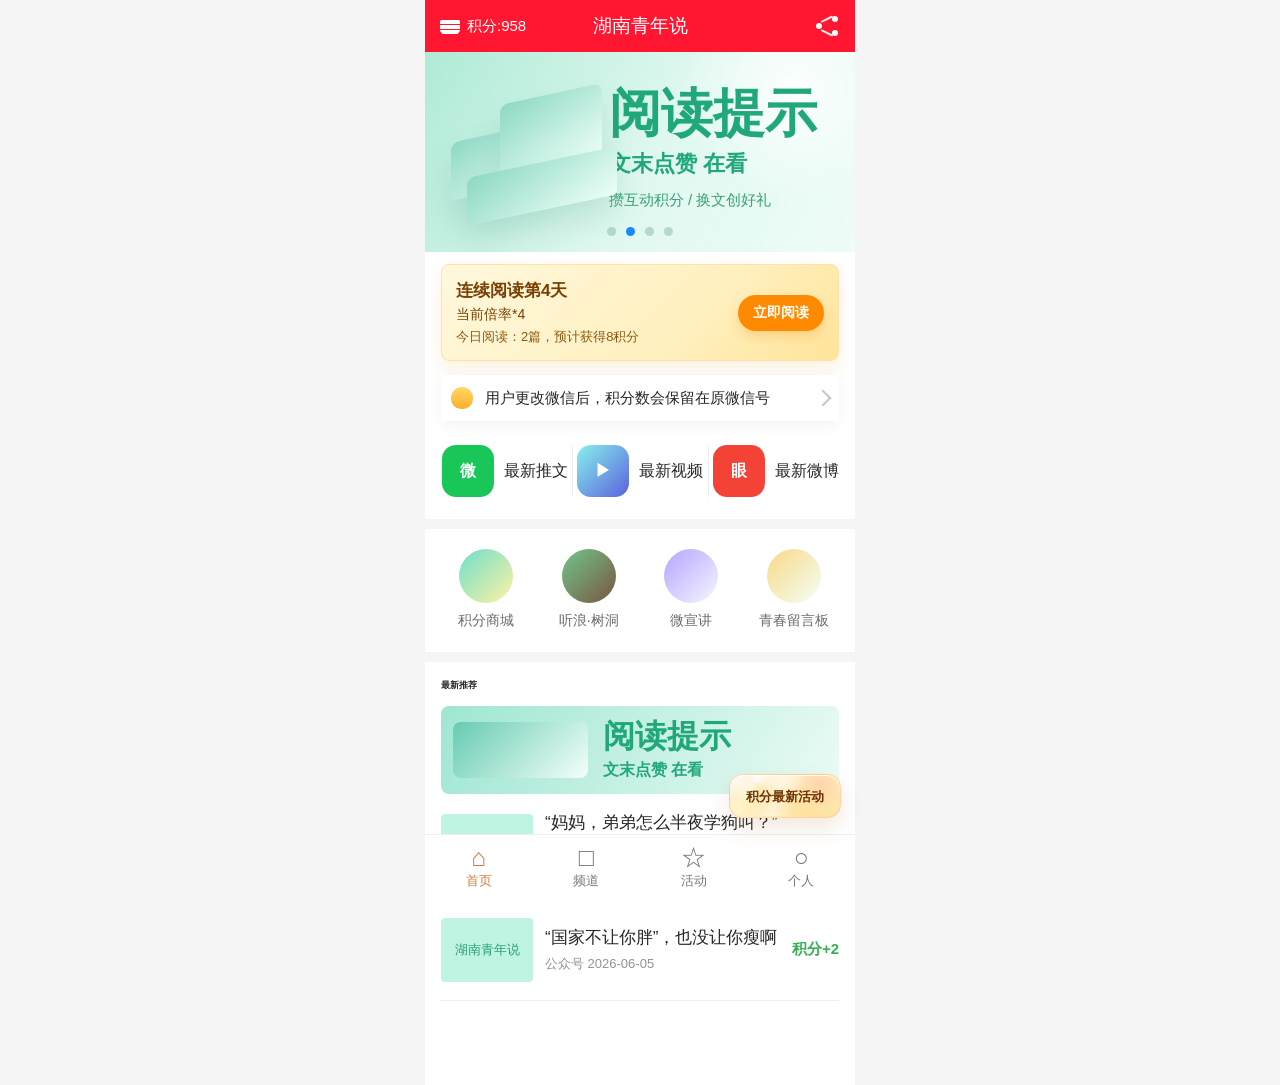
<file: index.html>
<!doctype html>
<html lang="zh-CN">
  <head>
    <meta charset="utf-8" />
    <meta name="viewport" content="width=device-width, initial-scale=1" />
    <title>湖南青年说</title>
    <link rel="stylesheet" href="./styles.css" />
  </head>
  <body>
    <main class="phone-page">
      <header class="topbar">
        <a class="points" href="./points-ledger.html" aria-label="查看我的积分流水">
          <span class="coin-stack" aria-hidden="true"></span>
          <span>积分:958</span>
        </a>
        <h1>湖南青年说</h1>
        <button class="page-share" type="button" aria-label="分享湖南青年说" aria-controls="share-modal">
          <span></span>
          <span></span>
          <span></span>
        </button>
      </header>

      <section class="hero" aria-label="首页轮播图">
        <div class="hero-art">
          <div class="book book-one"></div>
          <div class="book book-two"></div>
          <div class="book book-three"></div>
        </div>
        <div class="hero-copy">
          <strong>阅读提示</strong>
          <span>文末点赞 在看</span>
          <small>攒互动积分 / 换文创好礼</small>
        </div>
        <div class="dots" aria-hidden="true">
          <span></span>
          <span class="active"></span>
          <span></span>
          <span></span>
        </div>
      </section>

      <section class="checkin-card" aria-label="阅读签到">
        <div class="checkin-main">
          <strong>连续阅读第4天</strong>
          <span>当前倍率*4</span>
          <small>今日阅读：2篇，预计获得8积分</small>
        </div>
        <a class="read-button" href="#recommend">立即阅读</a>
      </section>

      <section class="notice">
        <span class="bell" aria-hidden="true"></span>
        <p>用户更改微信后，积分数会保留在原微信号</p>
        <span class="chevron" aria-hidden="true"></span>
      </section>

      <nav class="quick-links" aria-label="快捷入口">
        <a href="#">
          <span class="quick-icon wechat">微</span>
          <span>最新推文</span>
        </a>
        <a href="#">
          <span class="quick-icon video">▶</span>
          <span>最新视频</span>
        </a>
        <a href="#">
          <span class="quick-icon weibo">眼</span>
          <span>最新微博</span>
        </a>
      </nav>

      <section class="feature-grid" aria-label="频道入口">
        <a href="#">
          <span class="round-img img-one"></span>
          <span>积分商城</span>
        </a>
        <a href="./tinglang-treehole.html">
          <span class="round-img img-two"></span>
          <span>听浪·树洞</span>
        </a>
        <a href="#">
          <span class="round-img img-three"></span>
          <span>微宣讲</span>
        </a>
        <a href="./message-board.html">
          <span class="round-img img-four"></span>
          <span>青春留言板</span>
        </a>
      </section>

      <section class="recommend" id="recommend">
        <h2>最新推荐</h2>
        <div class="banner">
          <div class="banner-art"></div>
          <div>
            <strong>阅读提示</strong>
            <span>文末点赞 在看</span>
          </div>
        </div>

        <article class="story">
          <div class="thumb">湖南青年说</div>
          <div class="story-body">
            <h3>“妈妈，弟弟怎么半夜学狗叫？”7岁姐姐一句话，救了弟弟一命</h3>
            <p>公众号 2026-06-05</p>
          </div>
          <strong>积分+2</strong>
        </article>

        <article class="story">
          <div class="thumb">湖南青年说</div>
          <div class="story-body">
            <h3>“国家不让你胖”，也没让你瘦啊</h3>
            <p>公众号 2026-06-05</p>
          </div>
          <strong>积分+2</strong>
        </article>
      </section>
    </main>

    <nav class="tabbar" aria-label="底部导航">
      <a class="active" href="#"><span>⌂</span>首页</a>
      <a href="#"><span>□</span>频道</a>
      <a href="#"><span>☆</span>活动</a>
      <a href="#"><span>○</span>个人</a>
    </nav>

    <a class="floating-activity floating-activity--points" href="./points-activity.html" aria-label="积分最新活动">
      <span class="floating-copy">积分最新活动</span>
    </a>

    <div class="share-modal" id="share-modal" aria-hidden="true">
      <div class="modal-backdrop" data-close-share></div>
      <section class="share-dialog" role="dialog" aria-modal="true" aria-labelledby="share-title">
        <div class="particle-field" aria-hidden="true">
          <span></span>
          <span></span>
          <span></span>
          <span></span>
          <span></span>
          <span></span>
          <span></span>
          <span></span>
        </div>
        <button class="modal-close" type="button" aria-label="关闭分享弹窗" data-close-share>×</button>
        <div class="system-mark" aria-hidden="true">
          <span></span>
          <span></span>
          <span></span>
        </div>
        <p class="modal-kicker">湖南青年说</p>
        <h2 id="share-title">分享有礼</h2>
        <p class="modal-message">当日第一次分享并有1位以上好友阅读，即可获得5积分</p>
        <a class="modal-action" href="./share-landing.html">立即分享</a>
      </section>
    </div>

    <script src="./script.js"></script>
  </body>
</html>
</file>
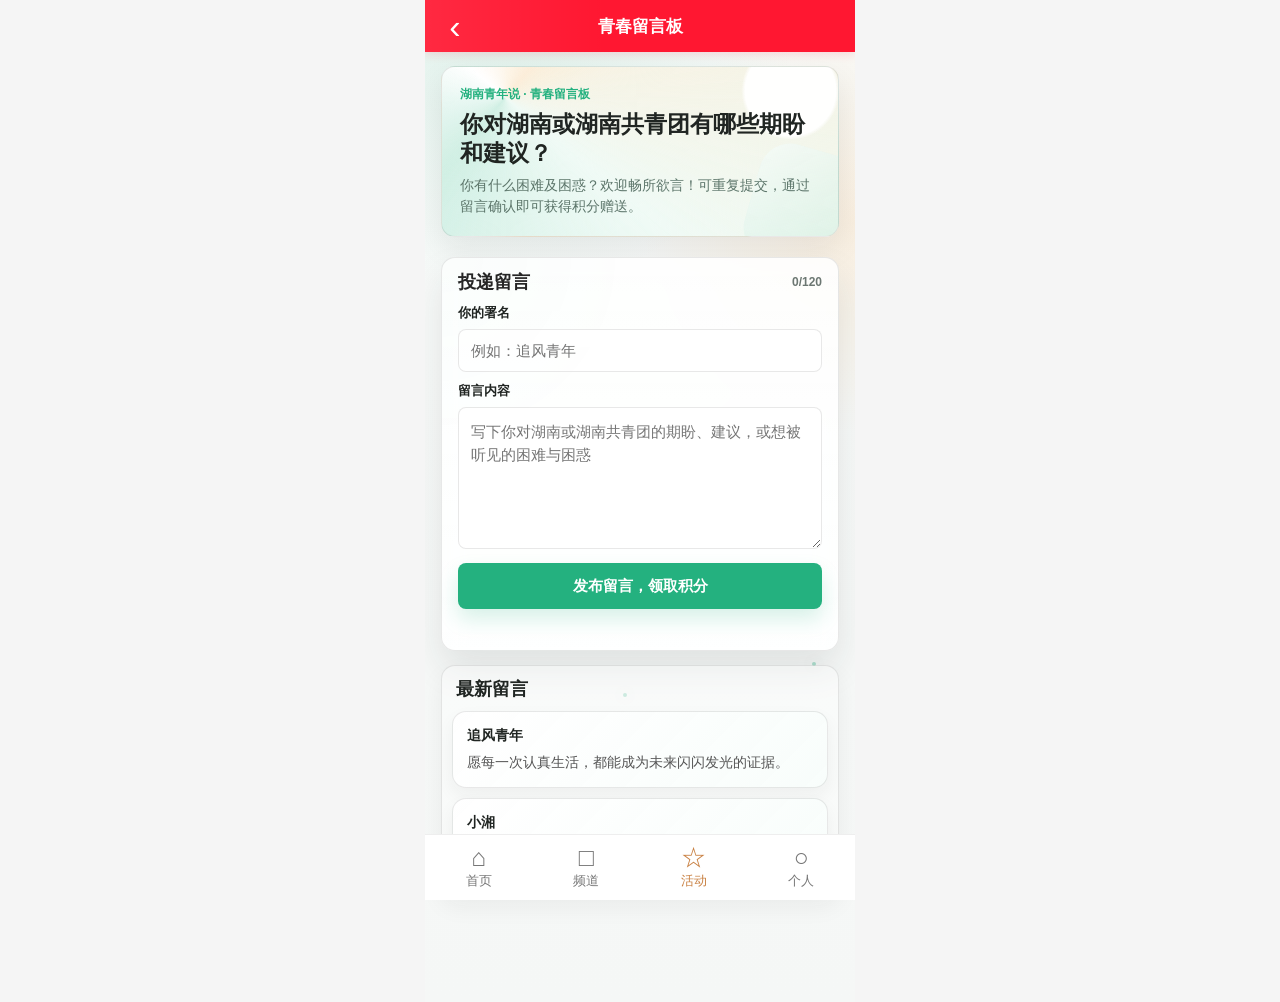
<file: message-board.html>
<!doctype html>
<html lang="zh-CN">
  <head>
    <meta charset="utf-8" />
    <meta name="viewport" content="width=device-width, initial-scale=1" />
    <title>青春留言板</title>
    <link rel="stylesheet" href="./styles.css" />
  </head>
  <body>
    <main class="phone-page board-page">
      <div class="board-particles" aria-hidden="true">
        <span></span>
        <span></span>
        <span></span>
        <span></span>
        <span></span>
        <span></span>
      </div>

      <header class="board-topbar">
        <a class="back-link" href="./index.html" aria-label="返回首页">‹</a>
        <h1>青春留言板</h1>
        <span></span>
      </header>

      <section class="board-bento" aria-label="青春留言板说明">
        <div class="board-hero">
          <p>湖南青年说 · 青春留言板</p>
          <h2>你对湖南或湖南共青团有哪些期盼和建议？</h2>
          <span>你有什么困难及困惑？欢迎畅所欲言！可重复提交，通过留言确认即可获得积分赠送。</span>
        </div>

      </section>

      <form class="message-form" id="message-form">
        <div class="form-heading">
          <strong>投递留言</strong>
          <span id="message-count">0/120</span>
        </div>

        <label for="message-name">你的署名</label>
        <input id="message-name" name="name" type="text" placeholder="例如：追风青年" required />

        <label for="message-content">留言内容</label>
        <textarea
          id="message-content"
          name="content"
          rows="5"
          maxlength="120"
          placeholder="写下你对湖南或湖南共青团的期盼、建议，或想被听见的困难与困惑"
          required
        ></textarea>

        <button class="submit-message" type="submit">发布留言，领取积分</button>
        <p class="message-feedback" id="message-feedback" aria-live="polite"></p>
      </form>

      <section class="message-board-group" aria-label="最新留言">
        <div class="message-section-title">
          <h2>最新留言</h2>
        </div>

        <div class="message-list" aria-label="留言列表">
          <article>
            <strong>追风青年</strong>
            <p>愿每一次认真生活，都能成为未来闪闪发光的证据。</p>
          </article>
          <article>
            <strong>小湘</strong>
            <p>今天也要读一篇好文章，把热爱攒成积分和勇气。</p>
          </article>
        </div>
      </section>
    </main>

    <nav class="tabbar" aria-label="底部导航">
      <a href="./index.html"><span>⌂</span>首页</a>
      <a href="#"><span>□</span>频道</a>
      <a class="active" href="#"><span>☆</span>活动</a>
      <a href="#"><span>○</span>个人</a>
    </nav>

    <script src="./script.js"></script>
  </body>
</html>
</file>
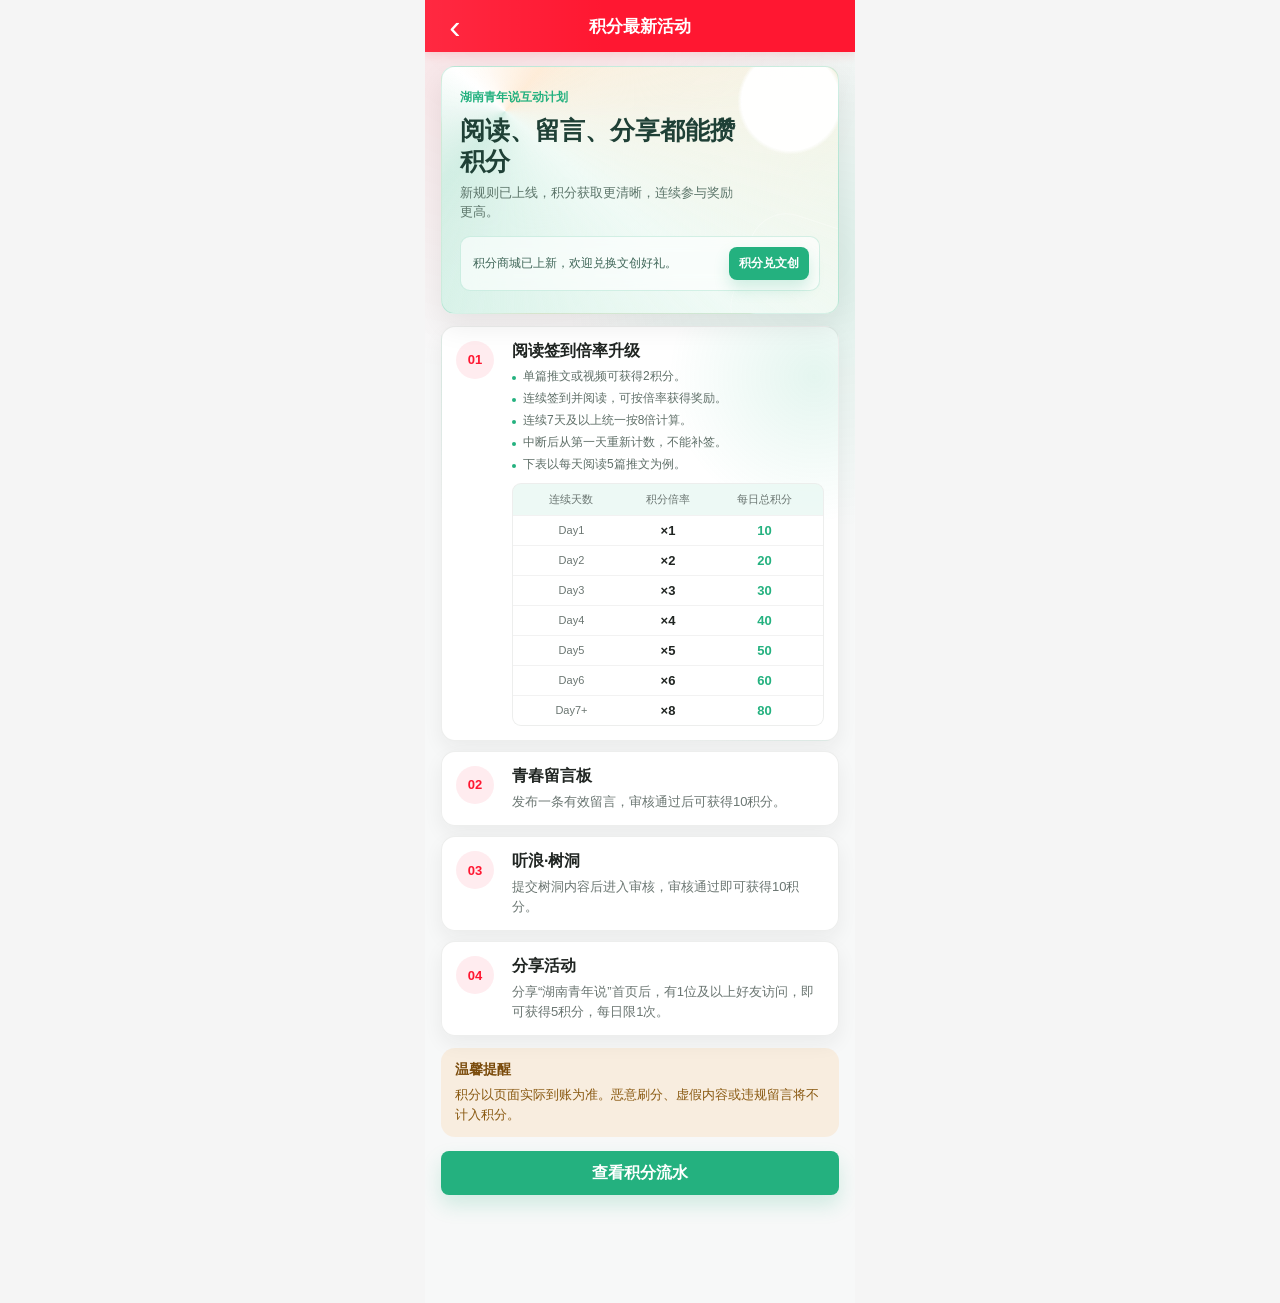
<file: points-activity.html>
<!doctype html>
<html lang="zh-CN">
  <head>
    <meta charset="utf-8" />
    <meta name="viewport" content="width=device-width, initial-scale=1" />
    <title>积分最新活动</title>
    <link rel="stylesheet" href="./styles.css" />
  </head>
  <body>
    <main class="phone-page points-activity-page">
      <header class="board-topbar">
        <a class="back-link" href="./index.html" aria-label="返回首页">‹</a>
        <h1>积分最新活动</h1>
        <span></span>
      </header>

      <section class="activity-hero">
        <p>湖南青年说互动计划</p>
        <h2>阅读、留言、分享都能攒积分</h2>
        <span>新规则已上线，积分获取更清晰，连续参与奖励更高。</span>
        <div class="activity-mall-guide">
          <small>积分商城已上新，欢迎兑换文创好礼。</small>
          <a href="./index.html">积分兑文创</a>
        </div>
      </section>

      <section class="activity-rules" aria-label="积分规则">
        <article class="rule-card rule-featured">
          <div class="rule-index">01</div>
          <div>
            <h3>阅读签到倍率升级</h3>
            <ul class="rule-notes">
              <li>单篇推文或视频可获得2积分。</li>
              <li>连续签到并阅读，可按倍率获得奖励。</li>
              <li>连续7天及以上统一按8倍计算。</li>
              <li>中断后从第一天重新计数，不能补签。</li>
              <li>下表以每天阅读5篇推文为例。</li>
            </ul>
            <div class="multiplier-table multiplier-table-detail" aria-label="连续阅读签到积分示例">
              <div class="table-head"><span>连续天数</span><span>积分倍率</span><span>每日总积分</span></div>
              <div><span>Day1</span><strong>×1</strong><b>10</b></div>
              <div><span>Day2</span><strong>×2</strong><b>20</b></div>
              <div><span>Day3</span><strong>×3</strong><b>30</b></div>
              <div><span>Day4</span><strong>×4</strong><b>40</b></div>
              <div><span>Day5</span><strong>×5</strong><b>50</b></div>
              <div><span>Day6</span><strong>×6</strong><b>60</b></div>
              <div><span>Day7+</span><strong>×8</strong><b>80</b></div>
            </div>
          </div>
        </article>

        <article class="rule-card">
          <div class="rule-index">02</div>
          <div>
            <h3>青春留言板</h3>
            <p>发布一条有效留言，审核通过后可获得10积分。</p>
          </div>
        </article>

        <article class="rule-card">
          <div class="rule-index">03</div>
          <div>
            <h3>听浪·树洞</h3>
            <p>提交树洞内容后进入审核，审核通过即可获得10积分。</p>
          </div>
        </article>

        <article class="rule-card">
          <div class="rule-index">04</div>
          <div>
            <h3>分享活动</h3>
            <p>分享“湖南青年说”首页后，有1位及以上好友访问，即可获得5积分，每日限1次。</p>
          </div>
        </article>
      </section>

      <section class="activity-note">
        <strong>温馨提醒</strong>
        <p>积分以页面实际到账为准。恶意刷分、虚假内容或违规留言将不计入积分。</p>
      </section>

      <a class="activity-cta" href="./points-ledger.html">查看积分流水</a>
    </main>
  </body>
</html>
</file>
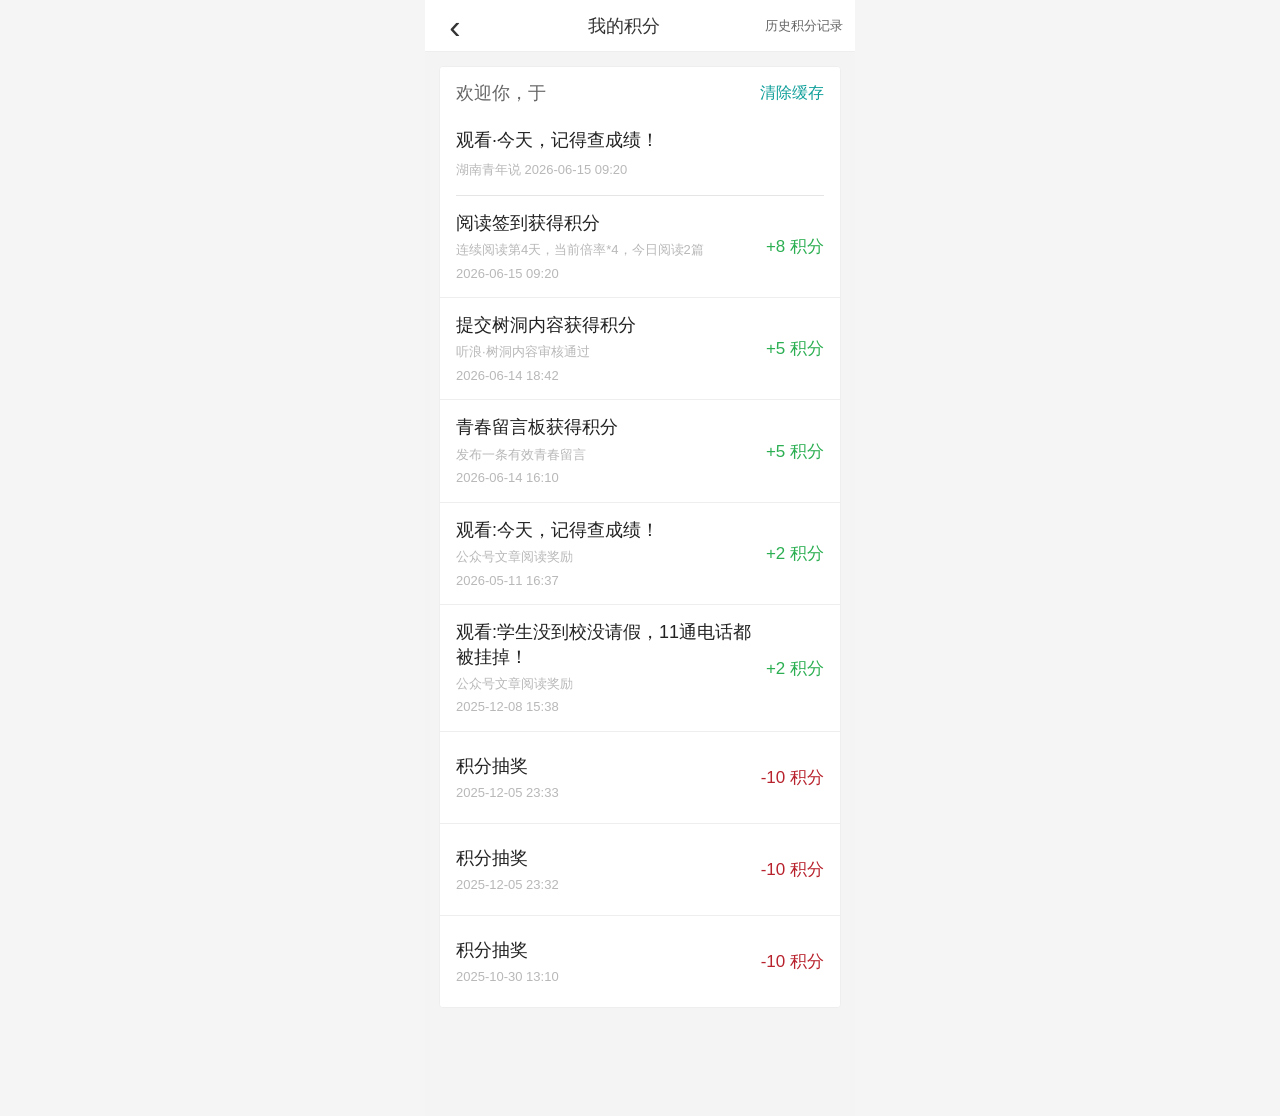
<file: points-ledger.html>
<!doctype html>
<html lang="zh-CN">
  <head>
    <meta charset="utf-8" />
    <meta name="viewport" content="width=device-width, initial-scale=1" />
    <title>我的积分</title>
    <link rel="stylesheet" href="./styles.css" />
  </head>
  <body>
    <main class="phone-page points-page">
      <header class="points-appbar">
        <a class="back-link dark" href="./index.html" aria-label="返回首页">‹</a>
        <h1>我的积分</h1>
        <span>历史积分记录</span>
      </header>

      <section class="points-ledger-card" aria-label="积分流水">
        <div class="points-summary">
          <div>
            <p>欢迎你，于</p>
            <strong>观看·今天，记得查成绩！</strong>
            <time>湖南青年说 2026-06-15 09:20</time>
          </div>
          <button type="button">清除缓存</button>
        </div>
        <div class="points-divider" aria-hidden="true"></div>

        <div class="ledger-list">
          <article>
            <div>
              <h2>阅读签到获得积分</h2>
              <p>连续阅读第4天，当前倍率*4，今日阅读2篇</p>
              <time>2026-06-15 09:20</time>
            </div>
            <strong class="score-plus">+8 积分</strong>
          </article>

          <article>
            <div>
              <h2>提交树洞内容获得积分</h2>
              <p>听浪·树洞内容审核通过</p>
              <time>2026-06-14 18:42</time>
            </div>
            <strong class="score-plus">+5 积分</strong>
          </article>

          <article>
            <div>
              <h2>青春留言板获得积分</h2>
              <p>发布一条有效青春留言</p>
              <time>2026-06-14 16:10</time>
            </div>
            <strong class="score-plus">+5 积分</strong>
          </article>

          <article>
            <div>
              <h2>观看:今天，记得查成绩！</h2>
              <p>公众号文章阅读奖励</p>
              <time>2026-05-11 16:37</time>
            </div>
            <strong class="score-plus">+2 积分</strong>
          </article>

          <article>
            <div>
              <h2>观看:学生没到校没请假，11通电话都被挂掉！</h2>
              <p>公众号文章阅读奖励</p>
              <time>2025-12-08 15:38</time>
            </div>
            <strong class="score-plus">+2 积分</strong>
          </article>

          <article>
            <div>
              <h2>积分抽奖</h2>
              <time>2025-12-05 23:33</time>
            </div>
            <strong class="score-minus">-10 积分</strong>
          </article>

          <article>
            <div>
              <h2>积分抽奖</h2>
              <time>2025-12-05 23:32</time>
            </div>
            <strong class="score-minus">-10 积分</strong>
          </article>

          <article>
            <div>
              <h2>积分抽奖</h2>
              <time>2025-10-30 13:10</time>
            </div>
            <strong class="score-minus">-10 积分</strong>
          </article>
        </div>
      </section>
    </main>
  </body>
</html>
</file>
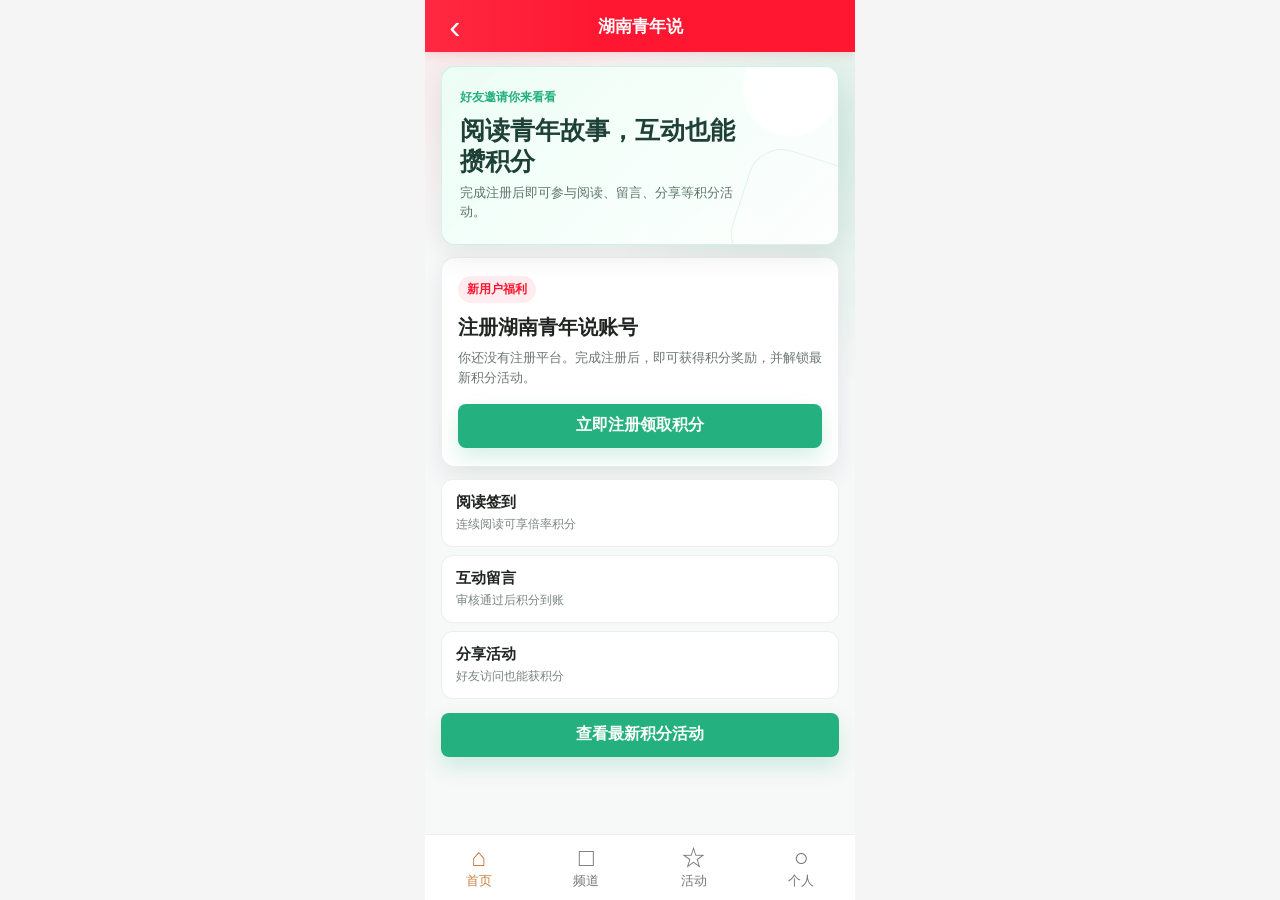
<file: share-landing.html>
<!doctype html>
<html lang="zh-CN">
  <head>
    <meta charset="utf-8" />
    <meta name="viewport" content="width=device-width, initial-scale=1" />
    <title>湖南青年说分享页</title>
    <link rel="stylesheet" href="./styles.css" />
  </head>
  <body>
    <main class="phone-page share-landing-page">
      <header class="board-topbar">
        <a class="back-link" href="./index.html" aria-label="返回首页">‹</a>
        <h1>湖南青年说</h1>
        <span></span>
      </header>

      <section class="share-landing-hero">
        <p>好友邀请你来看看</p>
        <h2>阅读青年故事，互动也能攒积分</h2>
        <span>完成注册后即可参与阅读、留言、分享等积分活动。</span>
      </section>

      <section class="share-register-card">
        <span class="invite-badge">新用户福利</span>
        <h2>注册湖南青年说账号</h2>
        <p>你还没有注册平台。完成注册后，即可获得积分奖励，并解锁最新积分活动。</p>
        <a class="register-action" href="./index.html">立即注册领取积分</a>
      </section>

      <section class="share-benefit-grid" aria-label="注册后可参与">
        <article>
          <strong>阅读签到</strong>
          <span>连续阅读可享倍率积分</span>
        </article>
        <article>
          <strong>互动留言</strong>
          <span>审核通过后积分到账</span>
        </article>
        <article>
          <strong>分享活动</strong>
          <span>好友访问也能获积分</span>
        </article>
      </section>

      <a class="activity-cta" href="./points-activity.html">查看最新积分活动</a>

      <div class="share-modal registered-modal" id="registered-activity-modal" aria-hidden="true">
        <div class="modal-backdrop" data-close-registered></div>
        <section class="share-dialog" role="dialog" aria-modal="true" aria-labelledby="registered-title">
          <div class="particle-field" aria-hidden="true">
            <span></span>
            <span></span>
            <span></span>
            <span></span>
            <span></span>
            <span></span>
          </div>
          <button class="modal-close" type="button" aria-label="关闭弹窗" data-close-registered>×</button>
          <div class="system-mark" aria-hidden="true">
            <span></span>
            <span></span>
            <span></span>
          </div>
          <p class="modal-kicker">湖南青年说</p>
          <h2 id="registered-title">有最新积分活动</h2>
          <p class="modal-message">你已注册平台，可以直接进入积分活动页面查看最新规则和奖励。</p>
          <a class="modal-action" href="./points-activity.html">进入积分活动页面</a>
        </section>
      </div>
    </main>

    <nav class="tabbar" aria-label="底部导航">
      <a class="active" href="./index.html"><span>⌂</span>首页</a>
      <a href="#"><span>□</span>频道</a>
      <a href="./points-activity.html"><span>☆</span>活动</a>
      <a href="#"><span>○</span>个人</a>
    </nav>

    <script src="./script.js"></script>
  </body>
</html>
</file>
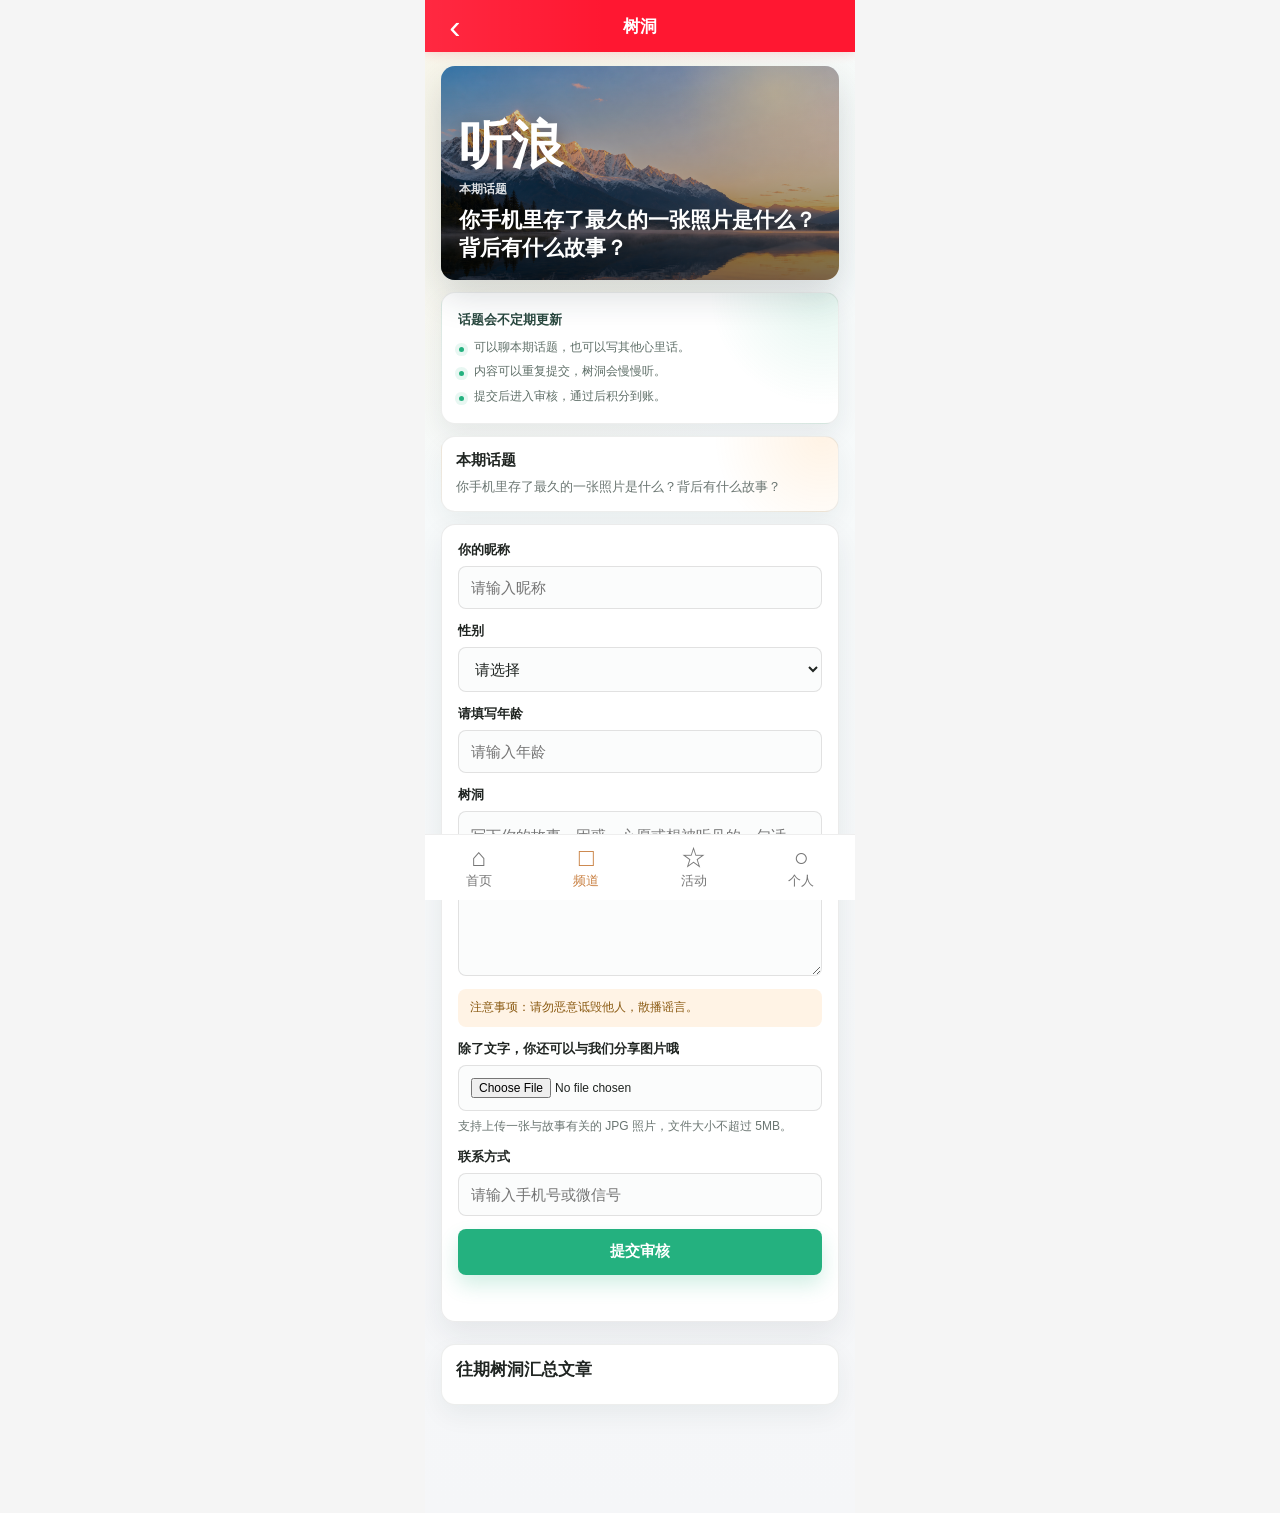
<file: tinglang-treehole.html>
<!doctype html>
<html lang="zh-CN">
  <head>
    <meta charset="utf-8" />
    <meta name="viewport" content="width=device-width, initial-scale=1" />
    <title>树洞</title>
    <link rel="stylesheet" href="./styles.css" />
  </head>
  <body>
    <main class="phone-page wave-page">
      <header class="board-topbar">
        <a class="back-link" href="./index.html" aria-label="返回首页">‹</a>
        <h1>树洞</h1>
        <span></span>
      </header>

      <section class="wave-hero" aria-label="每周树洞问题">
        <img src="./assets/tinglang-hero.png" alt="日照金山风景" />
        <div class="wave-hero-copy">
          <h1>听浪</h1>
          <p>本期话题</p>
          <h2>你手机里存了最久的一张照片是什么？背后有什么故事？</h2>
        </div>
      </section>

      <section class="wave-title-card">
        <p>话题会不定期更新</p>
        <ul class="wave-guide-list">
          <li>可以聊本期话题，也可以写其他心里话。</li>
          <li>内容可以重复提交，树洞会慢慢听。</li>
          <li>提交后进入审核，通过后积分到账。</li>
        </ul>
      </section>

      <section class="wave-topic-card" aria-label="本期话题">
        <strong>本期话题</strong>
        <p>你手机里存了最久的一张照片是什么？背后有什么故事？</p>
      </section>

      <form class="wave-form" id="wave-form">
        <label for="wave-name">你的昵称</label>
        <input id="wave-name" name="name" type="text" placeholder="请输入昵称" required />

        <label for="wave-gender">性别</label>
        <select id="wave-gender" name="gender" required>
          <option value="">请选择</option>
          <option>男</option>
          <option>女</option>
          <option>不便透露</option>
        </select>

        <label for="wave-age">请填写年龄</label>
        <input id="wave-age" name="age" type="number" min="1" max="120" placeholder="请输入年龄" required />

        <label for="wave-treehole">树洞</label>
        <textarea
          id="wave-treehole"
          name="treehole"
          rows="6"
          placeholder="写下你的故事、困惑、心愿或想被听见的一句话"
          required
        ></textarea>
        <p class="wave-note">注意事项：请勿恶意诋毁他人，散播谣言。</p>

        <label for="wave-image">除了文字，你还可以与我们分享图片哦</label>
        <input id="wave-image" name="image" type="file" accept=".jpg,.jpeg,image/jpeg" />
        <p class="wave-helper">支持上传一张与故事有关的 JPG 照片，文件大小不超过 5MB。</p>

        <label for="wave-contact">联系方式</label>
        <input id="wave-contact" name="contact" type="text" placeholder="请输入手机号或微信号" required />

        <button class="wave-submit" type="submit">提交审核</button>
        <p class="wave-feedback" id="wave-feedback" aria-live="polite"></p>
      </form>

      <section class="wave-archive-card" aria-label="往期树洞汇总文章">
        <h2>往期树洞汇总文章</h2>
      </section>
    </main>

    <nav class="tabbar" aria-label="底部导航">
      <a href="./index.html"><span>⌂</span>首页</a>
      <a class="active" href="#"><span>□</span>频道</a>
      <a href="#"><span>☆</span>活动</a>
      <a href="#"><span>○</span>个人</a>
    </nav>

    <div class="wave-modal" id="wave-modal" aria-hidden="true">
      <div class="wave-modal-backdrop" data-close-wave></div>
      <section class="wave-dialog" role="dialog" aria-modal="true" aria-labelledby="wave-modal-title">
        <button class="wave-modal-close" type="button" aria-label="关闭提示" data-close-wave>×</button>
        <div class="wave-dialog-mark" aria-hidden="true">✓</div>
        <h2 id="wave-modal-title">提交成功</h2>
        <p>你的树洞内容已进入审核。审核通过后，积分会送到你的账号里。</p>
        <button class="wave-dialog-action" type="button" data-close-wave>知道了</button>
      </section>
    </div>

    <script src="./script.js"></script>
  </body>
</html>
</file>
<file: styles.css>
:root {
  --red: #ff1731;
  --green: #24b17f;
  --text: #252525;
  --muted: #929292;
  --line: #eeeeee;
  --page: #f5f5f5;
  --radius-sm: 8px;
  --radius-md: 14px;
  --ease-pop: cubic-bezier(0.2, 0.9, 0.22, 1.18);
}

* {
  box-sizing: border-box;
}

html {
  background: #dedede;
}

body {
  margin: 0;
  min-height: 100vh;
  color: var(--text);
  font-family: -apple-system, BlinkMacSystemFont, "Segoe UI", "PingFang SC",
    "Microsoft YaHei", sans-serif;
  background: var(--page);
}

a {
  color: inherit;
  text-decoration: none;
}

.phone-page {
  width: min(100%, 430px);
  min-height: 100vh;
  margin: 0 auto;
  padding-bottom: 84px;
  background: #fff;
  overflow: hidden;
}

.topbar {
  position: sticky;
  top: 0;
  z-index: 10;
  display: grid;
  grid-template-columns: 1fr auto 1fr;
  align-items: center;
  height: 52px;
  padding: 0 14px;
  color: #fff;
  background: var(--red);
}

.topbar h1 {
  margin: 0;
  font-size: 19px;
  font-weight: 500;
  letter-spacing: 0;
}

.points {
  display: inline-flex;
  align-items: center;
  gap: 6px;
  font-size: 15px;
  white-space: nowrap;
}

.points-page {
  background: #f4f4f4;
}

.points-appbar {
  display: grid;
  grid-template-columns: 64px 1fr 96px;
  align-items: center;
  height: 52px;
  padding: 0 12px;
  border-bottom: 1px solid #eeeeee;
  background: #fff;
}

.points-appbar h1 {
  margin: 0;
  color: #333;
  font-size: 18px;
  font-weight: 500;
  text-align: center;
}

.points-appbar span {
  color: #666;
  font-size: 13px;
  text-align: right;
}

.back-link.dark {
  color: #333;
}

.points-ledger-card {
  margin: 14px 14px 24px;
  overflow: hidden;
  border: 1px solid #eeeeee;
  border-radius: 4px;
  background: #fff;
}

.points-summary {
  display: flex;
  align-items: flex-start;
  justify-content: space-between;
  gap: 12px;
  padding: 16px;
  border-bottom: 0;
  background: #fff;
}

.points-divider {
  height: 1px;
  margin: 0 16px;
  background: #e5e5e5;
}

.points-summary p {
  margin: 0 0 22px;
  color: #666;
  font-size: 18px;
  line-height: 1.2;
}

.points-summary strong {
  display: block;
  margin-bottom: 8px;
  color: #222;
  font-size: 18px;
  line-height: 1.45;
  font-weight: 500;
}

.points-summary time {
  display: block;
  color: #b8b8b8;
  font-size: 13px;
}

.points-summary button {
  padding: 0;
  color: #0f9f9a;
  font: inherit;
  font-size: 16px;
  border: 0;
  background: transparent;
  white-space: nowrap;
}

.ledger-list {
  overflow: hidden;
  background: #fff;
}

.ledger-list article {
  display: grid;
  grid-template-columns: 1fr auto;
  gap: 12px;
  align-items: center;
  min-height: 92px;
  padding: 15px 16px;
  border-top: 1px solid #eeeeee;
  transition:
    background 160ms ease,
    transform 160ms ease;
}

.ledger-list article:first-child {
  border-top: 0;
}

.ledger-list article:active {
  background: #fafafa;
  transform: scale(0.995);
}

.ledger-list h2 {
  display: -webkit-box;
  margin: 0;
  overflow: hidden;
  color: #222;
  font-size: 18px;
  line-height: 1.35;
  font-weight: 500;
  -webkit-line-clamp: 2;
  -webkit-box-orient: vertical;
}

.ledger-list p,
.ledger-list time {
  display: block;
  margin: 6px 0 0;
  color: #b8b8b8;
  font-size: 13px;
  line-height: 1.35;
}

.ledger-list strong {
  font-size: 17px;
  font-weight: 500;
  white-space: nowrap;
}

.score-plus {
  color: #2caf52;
}

.score-minus {
  color: #b8222d;
}

.points-activity-page {
  background:
    radial-gradient(circle at 18% 0%, rgba(255, 23, 49, 0.1), transparent 28%),
    radial-gradient(circle at 94% 20%, rgba(36, 177, 127, 0.12), transparent 24%),
    #f7f8f8;
  color: #202522;
}

.activity-hero {
  position: relative;
  overflow: hidden;
  margin: 14px 16px 12px;
  padding: 22px 18px;
  color: #1f4036;
  border: 1px solid rgba(36, 177, 127, 0.18);
  border-radius: var(--radius-md);
  background:
    radial-gradient(circle at 88% 14%, rgba(255, 255, 255, 0.98) 0 12%, transparent 13%),
    conic-gradient(from 220deg at 16% 18%, rgba(36, 177, 127, 0.2), rgba(255, 255, 255, 0.9), rgba(255, 138, 0, 0.14), rgba(239, 250, 245, 0.95), rgba(36, 177, 127, 0.2)),
    linear-gradient(135deg, rgba(255, 255, 255, 0.9), rgba(246, 255, 251, 0.88));
  box-shadow: 0 12px 30px rgba(20, 30, 26, 0.08);
}

.activity-hero::after {
  content: "";
  position: absolute;
  right: -34px;
  bottom: -42px;
  width: 132px;
  height: 132px;
  border: 1px solid rgba(255, 255, 255, 0.28);
  border-radius: 38px;
  transform: rotate(18deg);
}

.activity-hero p,
.activity-hero h2,
.activity-hero span {
  position: relative;
  z-index: 1;
}

.activity-hero p {
  margin: 0;
  color: #24b17f;
  font-size: 12px;
  font-weight: 800;
}

.activity-hero h2 {
  max-width: 280px;
  margin: 9px 0 8px;
  font-size: 25px;
  line-height: 1.22;
}

.activity-hero span {
  display: block;
  max-width: 280px;
  color: #5c756a;
  font-size: 13px;
  line-height: 1.45;
}

.activity-mall-guide {
  position: relative;
  z-index: 1;
  display: flex;
  align-items: center;
  justify-content: space-between;
  gap: 10px;
  margin-top: 14px;
  padding: 10px 10px 10px 12px;
  border: 1px solid rgba(36, 177, 127, 0.18);
  border-radius: 10px;
  background: rgba(255, 255, 255, 0.62);
  backdrop-filter: blur(10px);
}

.activity-mall-guide small {
  color: #3f6658;
  font-size: 12px;
  line-height: 1.35;
}

.activity-mall-guide a {
  flex: 0 0 auto;
  padding: 8px 10px;
  color: #fff;
  font-size: 12px;
  font-weight: 800;
  border-radius: 8px;
  background: #24b17f;
  box-shadow: 0 8px 16px rgba(36, 177, 127, 0.2);
  transition:
    transform 180ms var(--ease-pop),
    box-shadow 180ms ease;
}

.activity-mall-guide a:active {
  transform: scale(0.96);
  box-shadow: 0 4px 10px rgba(36, 177, 127, 0.16);
}

.activity-rules {
  display: grid;
  gap: 10px;
  margin: 0 16px 12px;
}

.rule-card {
  display: grid;
  grid-template-columns: 44px 1fr;
  gap: 12px;
  padding: 14px;
  border: 1px solid rgba(32, 37, 34, 0.08);
  border-radius: var(--radius-md);
  background: rgba(255, 255, 255, 0.94);
  box-shadow: 0 8px 20px rgba(33, 42, 38, 0.06);
}

.rule-featured {
  background:
    radial-gradient(circle at 94% 12%, rgba(36, 177, 127, 0.12), transparent 28%),
    #fff;
}

.rule-index {
  display: inline-flex;
  align-items: center;
  justify-content: center;
  width: 38px;
  height: 38px;
  color: var(--red);
  font-size: 13px;
  font-weight: 800;
  border-radius: 50%;
  background: rgba(255, 23, 49, 0.08);
}

.rule-card h3 {
  margin: 0;
  font-size: 16px;
  line-height: 1.25;
}

.rule-card p {
  margin: 6px 0 0;
  color: #6b7672;
  font-size: 13px;
  line-height: 1.5;
}

.rule-notes {
  display: grid;
  gap: 5px;
  margin: 7px 0 0;
  padding: 0;
  list-style: none;
}

.rule-notes li {
  position: relative;
  padding-left: 11px;
  color: #5f6f68;
  font-size: 12px;
  line-height: 1.42;
}

.rule-notes li::before {
  content: "";
  position: absolute;
  left: 0;
  top: 8px;
  width: 4px;
  height: 4px;
  border-radius: 50%;
  background: #24b17f;
}

.multiplier-table {
  display: grid;
  grid-template-columns: repeat(3, minmax(0, 1fr));
  gap: 6px;
  margin: 10px 0 0;
}

.multiplier-table div {
  padding: 7px 6px;
  text-align: center;
  border: 1px solid rgba(32, 37, 34, 0.08);
  border-radius: 7px;
  background: rgba(255, 255, 255, 0.72);
}

.multiplier-table dt,
.multiplier-table dd {
  margin: 0;
}

.multiplier-table dt {
  color: #6b7672;
  font-size: 11px;
}

.multiplier-table dd {
  margin-top: 3px;
  color: #202522;
  font-size: 13px;
  font-weight: 800;
}

.multiplier-table-detail {
  display: grid;
  grid-template-columns: 1fr;
  gap: 0;
  overflow: hidden;
  border: 1px solid rgba(32, 37, 34, 0.08);
  border-radius: 9px;
  background: rgba(255, 255, 255, 0.76);
}

.multiplier-table-detail div {
  display: grid;
  grid-template-columns: 1.15fr 1fr 1.15fr;
  gap: 6px;
  align-items: center;
  padding: 8px 10px;
  text-align: center;
  border: 0;
  border-top: 1px solid rgba(32, 37, 34, 0.06);
  border-radius: 0;
  background: transparent;
}

.multiplier-table-detail .table-head {
  border-top: 0;
  background: rgba(36, 177, 127, 0.08);
}

.multiplier-table-detail span {
  color: #6b7672;
  font-size: 11px;
}

.multiplier-table-detail strong,
.multiplier-table-detail b {
  color: #202522;
  font-size: 13px;
  line-height: 1;
}

.multiplier-table-detail b {
  color: #24b17f;
}

.activity-note {
  margin: 0 16px 14px;
  padding: 13px 14px;
  border-radius: var(--radius-md);
  background: rgba(255, 138, 0, 0.1);
}

.activity-note strong {
  display: block;
  color: #7a4b0b;
  font-size: 14px;
}

.activity-note p {
  margin: 6px 0 0;
  color: #8a5a12;
  font-size: 13px;
  line-height: 1.5;
}

.activity-cta {
  display: flex;
  align-items: center;
  justify-content: center;
  height: 44px;
  margin: 0 16px 24px;
  color: #fff;
  font-weight: 800;
  border-radius: var(--radius-sm);
  background: #24b17f;
  box-shadow: 0 10px 20px rgba(36, 177, 127, 0.18);
}

.share-landing-page {
  background:
    radial-gradient(circle at 14% 0%, rgba(255, 23, 49, 0.08), transparent 26%),
    radial-gradient(circle at 96% 16%, rgba(36, 177, 127, 0.14), transparent 28%),
    #f7f8f8;
}

.share-landing-hero {
  position: relative;
  overflow: hidden;
  margin: 14px 16px 12px;
  padding: 22px 18px;
  color: #1f4036;
  border: 1px solid rgba(36, 177, 127, 0.18);
  border-radius: var(--radius-md);
  background:
    radial-gradient(circle at 88% 12%, rgba(255, 255, 255, 0.98) 0 12%, transparent 13%),
    linear-gradient(135deg, rgba(235, 255, 246, 0.94), rgba(255, 255, 255, 0.92));
  box-shadow: 0 12px 30px rgba(20, 30, 26, 0.08);
}

.share-landing-hero::after {
  content: "";
  position: absolute;
  right: -22px;
  bottom: -34px;
  width: 120px;
  height: 120px;
  border: 1px solid rgba(36, 177, 127, 0.13);
  border-radius: 34px;
  transform: rotate(18deg);
}

.share-landing-hero p,
.share-landing-hero h2,
.share-landing-hero span {
  position: relative;
  z-index: 1;
}

.share-landing-hero p {
  margin: 0;
  color: #24b17f;
  font-size: 12px;
  font-weight: 800;
}

.share-landing-hero h2 {
  max-width: 290px;
  margin: 9px 0 8px;
  font-size: 25px;
  line-height: 1.22;
}

.share-landing-hero span {
  display: block;
  max-width: 286px;
  color: #5c756a;
  font-size: 13px;
  line-height: 1.45;
}

.share-register-card {
  margin: 0 16px 12px;
  padding: 18px 16px;
  border: 1px solid rgba(32, 37, 34, 0.08);
  border-radius: var(--radius-md);
  background: rgba(255, 255, 255, 0.96);
  box-shadow: 0 10px 26px rgba(24, 44, 56, 0.08);
}

.invite-badge {
  display: inline-flex;
  padding: 5px 9px;
  color: var(--red);
  font-size: 12px;
  font-weight: 800;
  border-radius: 999px;
  background: rgba(255, 23, 49, 0.08);
}

.share-register-card h2 {
  margin: 12px 0 8px;
  color: #202522;
  font-size: 20px;
  line-height: 1.25;
}

.share-register-card p {
  margin: 0;
  color: #6b7672;
  font-size: 13px;
  line-height: 1.55;
}

.register-action {
  display: flex;
  align-items: center;
  justify-content: center;
  height: 44px;
  margin-top: 16px;
  color: #fff;
  font-weight: 800;
  border-radius: var(--radius-sm);
  background: #24b17f;
  box-shadow: 0 10px 20px rgba(36, 177, 127, 0.18);
  transition:
    transform 180ms var(--ease-pop),
    box-shadow 180ms ease;
}

.register-action:active {
  transform: scale(0.98);
  box-shadow: 0 5px 12px rgba(36, 177, 127, 0.14);
}

.share-benefit-grid {
  display: grid;
  gap: 8px;
  margin: 0 16px 14px;
}

.share-benefit-grid article {
  padding: 13px 14px;
  border: 1px solid rgba(32, 37, 34, 0.08);
  border-radius: 12px;
  background: rgba(255, 255, 255, 0.94);
}

.share-benefit-grid strong {
  display: block;
  color: #202522;
  font-size: 15px;
}

.share-benefit-grid span {
  display: block;
  margin-top: 4px;
  color: #7a8580;
  font-size: 12px;
}

.page-share {
  appearance: none;
  border: 0;
  padding: 0;
  justify-self: end;
  position: relative;
  display: block;
  width: 28px;
  height: 28px;
  border-radius: 50%;
  background: transparent;
  cursor: pointer;
  transition:
    background 160ms ease,
    transform 160ms ease;
}

.page-share:active {
  transform: scale(0.9);
}

.page-share:focus-visible {
  outline: 2px solid rgba(255, 255, 255, 0.85);
  outline-offset: 3px;
}

.page-share::before,
.page-share::after {
  content: "";
  position: absolute;
  left: 8px;
  width: 13px;
  height: 2px;
  border-radius: 2px;
  background: rgba(255, 255, 255, 0.9);
  transform-origin: left center;
}

.page-share::before {
  top: 9px;
  transform: rotate(-26deg);
}

.page-share::after {
  bottom: 9px;
  transform: rotate(26deg);
}

.page-share span {
  position: absolute;
  width: 6px;
  height: 6px;
  border-radius: 50%;
  background: #fff;
}

.page-share span:nth-child(1) {
  left: 3px;
  top: 11px;
}

.page-share span:nth-child(2) {
  right: 3px;
  top: 4px;
}

.page-share span:nth-child(3) {
  right: 3px;
  bottom: 4px;
}

.coin-stack,
.bell {
  display: inline-block;
  width: 22px;
  height: 22px;
  flex: 0 0 auto;
}

.coin-stack {
  border-radius: 50%;
  background:
    linear-gradient(#fff, #fff) center 5px / 20px 4px no-repeat,
    linear-gradient(#fff, #fff) center 10px / 20px 4px no-repeat,
    linear-gradient(#fff, #fff) center 15px / 20px 4px no-repeat;
}

.hero {
  position: relative;
  display: grid;
  grid-template-columns: 42% 58%;
  min-height: 200px;
  padding: 26px 20px 34px;
  overflow: hidden;
  background:
    radial-gradient(circle at 86% 18%, rgba(255, 255, 255, 0.9), transparent 28%),
    linear-gradient(120deg, #afead7 0%, #dff8ef 52%, #effcf8 100%);
}

.hero-art {
  position: relative;
  min-height: 118px;
}

.book {
  position: absolute;
  border-radius: 8px 8px 4px 4px;
  background: linear-gradient(150deg, #8dd8c4, #ecfff7);
  box-shadow: 0 18px 30px rgba(61, 149, 130, 0.18);
  transform: skewY(-12deg);
}

.book-one {
  left: 6px;
  top: 54px;
  width: 100px;
  height: 58px;
}

.book-two {
  left: 55px;
  top: 16px;
  width: 102px;
  height: 70px;
}

.book-three {
  left: 22px;
  top: 84px;
  width: 150px;
  height: 48px;
}

.hero-copy {
  display: flex;
  flex-direction: column;
  justify-content: center;
  min-width: 0;
  color: #20a77a;
}

.hero-copy strong {
  font-size: clamp(40px, 12vw, 52px);
  line-height: 1.05;
  font-weight: 800;
}

.hero-copy span {
  margin-top: 8px;
  font-size: 22px;
  font-weight: 700;
  white-space: nowrap;
}

.hero-copy small {
  margin-top: 12px;
  font-size: 15px;
  color: #39a274;
}

.dots {
  position: absolute;
  bottom: 16px;
  left: 50%;
  display: flex;
  gap: 10px;
  transform: translateX(-50%);
}

.dots span {
  width: 9px;
  height: 9px;
  border-radius: 50%;
  background: rgba(27, 102, 87, 0.22);
}

.dots .active {
  background: #1689ff;
}

.checkin-card {
  display: flex;
  align-items: center;
  justify-content: space-between;
  gap: 14px;
  margin: 12px 16px 14px;
  padding: 14px;
  color: #793f00;
  border: 1px solid #ffe2a8;
  border-radius: 8px;
  background: linear-gradient(135deg, #fff8dd 0%, #fff0bf 62%, #ffe49a 100%);
  box-shadow: 0 7px 18px rgba(235, 166, 48, 0.16);
}

.checkin-main {
  min-width: 0;
}

.checkin-main strong,
.checkin-main span,
.checkin-main small {
  display: block;
}

.checkin-main strong {
  font-size: 17px;
}

.checkin-main span {
  margin-top: 4px;
  font-size: 14px;
}

.checkin-main small {
  margin-top: 4px;
  color: #8b5a10;
  font-size: 13px;
}

.read-button {
  display: inline-flex;
  align-items: center;
  justify-content: center;
  min-width: 86px;
  height: 36px;
  padding: 0 14px;
  color: #fff;
  font-size: 14px;
  font-weight: 700;
  border-radius: 18px;
  background: #ff8a00;
  box-shadow: 0 6px 12px rgba(255, 138, 0, 0.24);
  white-space: nowrap;
}

.notice {
  display: flex;
  align-items: center;
  gap: 12px;
  margin: 0 16px;
  padding: 12px 10px;
  border-radius: 4px;
  background: #fff;
  box-shadow: 0 4px 18px rgba(0, 0, 0, 0.05);
}

.notice p {
  flex: 1;
  margin: 0;
  font-size: 15px;
  white-space: nowrap;
  overflow: hidden;
  text-overflow: ellipsis;
}

.bell {
  border-radius: 50% 50% 45% 45%;
  background: linear-gradient(#ffd766, #ffaf28);
}

.chevron {
  width: 12px;
  height: 12px;
  border-top: 2px solid #c8c8c8;
  border-right: 2px solid #c8c8c8;
  transform: rotate(45deg);
}

.quick-links {
  display: grid;
  grid-template-columns: repeat(3, 1fr);
  padding: 24px 12px 22px;
  border-bottom: 10px solid var(--page);
}

.quick-links a {
  display: flex;
  align-items: center;
  justify-content: center;
  gap: 10px;
  min-width: 0;
  font-size: 16px;
}

.quick-links a + a {
  border-left: 1px solid var(--line);
}

.quick-icon {
  display: inline-flex;
  align-items: center;
  justify-content: center;
  width: 52px;
  height: 52px;
  color: #fff;
  font-size: 16px;
  font-weight: 800;
  border-radius: 14px;
}

.wechat {
  background: #19c759;
}

.video {
  background: linear-gradient(135deg, #87f1ec, #5b61dd);
}

.weibo {
  background: #f44336;
}

.feature-grid {
  display: grid;
  grid-template-columns: repeat(4, 1fr);
  gap: 12px;
  padding: 20px 16px 22px;
  border-bottom: 10px solid var(--page);
}

.feature-grid a {
  display: flex;
  flex-direction: column;
  align-items: center;
  gap: 9px;
  min-width: 0;
  color: #6b6b6b;
  font-size: 14px;
  text-align: center;
}

.round-img {
  width: 54px;
  height: 54px;
  border-radius: 50%;
  background: linear-gradient(135deg, #6edecb, #fff3a3);
}

.img-two {
  background: linear-gradient(135deg, #72c58b, #78563f);
}

.img-three {
  background: linear-gradient(135deg, #b7a3ff, #f4f8ff);
}

.img-four {
  background: linear-gradient(135deg, #f7d985, #f5fff8);
}

.recommend {
  padding: 18px 16px 0;
}

.recommend h2 {
  margin: 0 0 14px;
  font-size: 8.5px;
}

.banner {
  display: grid;
  grid-template-columns: 40% 1fr;
  align-items: center;
  min-height: 88px;
  padding: 12px;
  border-radius: 8px;
  color: #20a77a;
  background: linear-gradient(120deg, #9fe6d3, #ebfbf5);
}

.banner-art {
  width: 90%;
  height: 56px;
  border-radius: 8px;
  background: linear-gradient(135deg, #67cbb2, #f4fffb);
}

.banner strong,
.banner span {
  display: block;
  white-space: nowrap;
}

.banner strong {
  font-size: 32px;
  line-height: 1;
}

.banner span {
  margin-top: 8px;
  font-size: 16px;
  font-weight: 700;
}

.story {
  display: grid;
  grid-template-columns: 92px 1fr auto;
  gap: 12px;
  align-items: center;
  padding: 18px 0;
  border-bottom: 1px solid var(--line);
}

.thumb {
  display: flex;
  align-items: center;
  justify-content: center;
  height: 64px;
  padding: 8px;
  color: #2b9d79;
  font-size: 13px;
  border-radius: 4px;
  background: #bff4e3;
}

.story h3 {
  display: -webkit-box;
  margin: 0;
  overflow: hidden;
  font-size: 17px;
  line-height: 1.35;
  font-weight: 500;
  -webkit-line-clamp: 2;
  -webkit-box-orient: vertical;
}

.story p {
  margin: 5px 0 0;
  color: var(--muted);
  font-size: 13px;
}

.story > strong {
  color: #36af54;
  font-size: 15px;
  white-space: nowrap;
}

.tabbar {
  position: fixed;
  right: 0;
  bottom: 0;
  left: 0;
  z-index: 20;
  display: grid;
  grid-template-columns: repeat(4, 1fr);
  width: min(100%, 430px);
  height: 66px;
  margin: 0 auto;
  border-top: 1px solid var(--line);
  background: #fff;
}

.tabbar a {
  display: flex;
  flex-direction: column;
  align-items: center;
  justify-content: center;
  gap: 2px;
  color: #777;
  font-size: 13px;
}

.tabbar span {
  font-size: 25px;
  line-height: 1;
}

.tabbar .active {
  color: #c98143;
}

.floating-activity {
  position: fixed;
  right: max(14px, calc((100vw - 430px) / 2 + 14px));
  bottom: 82px;
  z-index: 30;
  isolation: isolate;
  display: inline-flex;
  align-items: center;
  justify-content: center;
  min-width: 112px;
  min-height: 44px;
  max-width: 132px;
  overflow: hidden;
  padding: 8px 14px;
  color: #6e3100;
  font-size: 13px;
  line-height: 1;
  font-weight: 800;
  border: 1px solid rgba(255, 159, 67, 0.34);
  border-radius: var(--radius-md);
  background:
    radial-gradient(120% 150% at 0% 0%, rgba(255, 255, 255, 0.95) 0%, transparent 42%),
    conic-gradient(from 210deg at 22% 20%, rgba(255, 243, 199, 0.95), rgba(255, 149, 61, 0.22), rgba(255, 255, 255, 0.88), rgba(255, 214, 118, 0.62), rgba(255, 243, 199, 0.95)),
    linear-gradient(135deg, #fffaf0, #fff4df);
  box-shadow:
    0 10px 22px rgba(166, 91, 18, 0.14),
    inset 0 1px 0 rgba(255, 255, 255, 0.9);
  cursor: pointer;
  transition:
    border-color 180ms ease,
    box-shadow 180ms ease,
    filter 180ms ease,
    transform 180ms var(--ease-pop);
}

.floating-activity::before {
  content: "";
  position: absolute;
  inset: 1px;
  z-index: -1;
  border-radius: inherit;
  background:
    linear-gradient(110deg, transparent 0 28%, rgba(255, 255, 255, 0.62) 44%, transparent 62%),
    radial-gradient(circle at 82% 18%, rgba(255, 102, 71, 0.2), transparent 30%);
  opacity: 0.82;
  transition:
    opacity 180ms ease,
    transform 220ms ease;
}

.floating-activity:hover,
.floating-activity:focus-visible {
  transform: translateY(-3px);
  border-color: rgba(255, 126, 45, 0.52);
  filter: saturate(1.08);
  box-shadow:
    0 15px 28px rgba(166, 91, 18, 0.2),
    inset 0 1px 0 rgba(255, 255, 255, 0.95);
}

.floating-activity:hover::before,
.floating-activity:focus-visible::before {
  opacity: 1;
  transform: translateX(5px);
}

.floating-activity:focus-visible {
  outline: 2px solid rgba(255, 138, 0, 0.42);
  outline-offset: 3px;
}

.floating-activity:active {
  transform: translateY(-1px) scale(0.97);
}

.floating-copy {
  position: relative;
  z-index: 1;
}

.floating-activity--points {
  --variant-accent: #ff8a00;
  animation: activity-bob 3.8s ease-in-out infinite;
}

.floating-activity--points:hover,
.floating-activity--points:focus-visible {
  animation-play-state: paused;
}

@keyframes activity-bob {
  0%,
  100% {
    translate: 0 0;
  }

  50% {
    translate: 0 -5px;
  }
}

.modal-open {
  overflow: hidden;
}

.share-modal {
  position: fixed;
  inset: 0;
  z-index: 50;
  display: grid;
  place-items: center;
  padding: 20px;
  pointer-events: none;
  opacity: 0;
  transition: opacity 180ms ease;
}

.share-modal.is-open {
  pointer-events: auto;
  opacity: 1;
}

.modal-backdrop {
  position: absolute;
  inset: 0;
  background: rgba(22, 24, 30, 0.4);
  backdrop-filter: blur(14px) saturate(1.2);
  -webkit-backdrop-filter: blur(14px) saturate(1.2);
}

.share-dialog {
  position: relative;
  width: min(100%, 340px);
  overflow: hidden;
  padding: 24px 22px 22px;
  text-align: center;
  border: 1px solid rgba(255, 255, 255, 0.68);
  border-radius: var(--radius-md);
  background:
    linear-gradient(180deg, rgba(255, 255, 255, 0.88), rgba(255, 255, 255, 0.76)),
    radial-gradient(circle at 50% 0%, rgba(255, 51, 70, 0.18), transparent 42%);
  box-shadow:
    0 24px 60px rgba(35, 36, 43, 0.2),
    inset 0 1px 0 rgba(255, 255, 255, 0.85);
  transform: translateY(16px) scale(0.96);
  transition:
    transform 220ms var(--ease-pop),
    opacity 180ms ease;
}

.share-modal.is-open .share-dialog {
  transform: translateY(0) scale(1);
}

.particle-field {
  position: absolute;
  inset: 0;
  overflow: hidden;
  pointer-events: none;
}

.particle-field span {
  position: absolute;
  width: 5px;
  height: 5px;
  border-radius: 50%;
  background: rgba(255, 44, 64, 0.45);
  animation: particle-float 3.8s ease-in-out infinite;
}

.particle-field span:nth-child(1) {
  left: 12%;
  top: 18%;
}

.particle-field span:nth-child(2) {
  left: 76%;
  top: 16%;
  animation-delay: 0.3s;
  background: rgba(36, 177, 127, 0.5);
}

.particle-field span:nth-child(3) {
  left: 87%;
  top: 48%;
  animation-delay: 0.7s;
}

.particle-field span:nth-child(4) {
  left: 18%;
  top: 64%;
  animation-delay: 1s;
  background: rgba(255, 138, 0, 0.48);
}

.particle-field span:nth-child(5) {
  left: 62%;
  top: 78%;
  animation-delay: 1.4s;
}

.particle-field span:nth-child(6) {
  left: 42%;
  top: 14%;
  animation-delay: 1.7s;
  background: rgba(22, 137, 255, 0.42);
}

.particle-field span:nth-child(7) {
  left: 30%;
  top: 84%;
  animation-delay: 2s;
}

.particle-field span:nth-child(8) {
  left: 92%;
  top: 76%;
  animation-delay: 2.4s;
  background: rgba(36, 177, 127, 0.45);
}

.modal-close {
  position: absolute;
  top: 12px;
  right: 12px;
  display: inline-flex;
  align-items: center;
  justify-content: center;
  width: 30px;
  height: 30px;
  padding: 0;
  color: #6d6d6d;
  font-size: 22px;
  line-height: 1;
  border: 0;
  border-radius: 50%;
  background: rgba(255, 255, 255, 0.7);
  cursor: pointer;
  transition:
    background 160ms ease,
    transform 160ms ease;
}

.modal-close:active,
.modal-action:active {
  transform: scale(0.96);
}

.system-mark {
  position: relative;
  display: inline-flex;
  align-items: center;
  justify-content: center;
  width: 58px;
  height: 58px;
  margin: 4px auto 12px;
  border-radius: 18px;
  background: linear-gradient(135deg, #ff263f, #ff8a00);
  box-shadow: 0 14px 28px rgba(255, 55, 55, 0.26);
}

.system-mark span {
  position: absolute;
  width: 8px;
  height: 8px;
  border-radius: 50%;
  background: #fff;
}

.system-mark span:nth-child(1) {
  left: 16px;
  top: 25px;
}

.system-mark span:nth-child(2) {
  right: 15px;
  top: 15px;
}

.system-mark span:nth-child(3) {
  right: 15px;
  bottom: 15px;
}

.modal-kicker {
  margin: 0;
  color: var(--red);
  font-size: 12px;
  font-weight: 700;
}

.share-dialog h2 {
  margin: 7px 0 0;
  font-size: 26px;
  line-height: 1.15;
}

.modal-message {
  margin: 12px auto 20px;
  color: #5e4a45;
  font-size: 17px;
  line-height: 1.45;
}

.modal-action {
  display: inline-flex;
  align-items: center;
  justify-content: center;
  width: 100%;
  height: 44px;
  color: #fff;
  font-size: 16px;
  font-weight: 800;
  border: 0;
  border-radius: var(--radius-sm);
  background: linear-gradient(90deg, #ff263f, #ff8a00);
  box-shadow: 0 12px 24px rgba(255, 82, 35, 0.24);
  cursor: pointer;
  transition:
    box-shadow 160ms ease,
    transform 160ms ease;
}

@keyframes particle-float {
  0%,
  100% {
    transform: translate3d(0, 0, 0) scale(1);
    opacity: 0.34;
  }

  50% {
    transform: translate3d(8px, -12px, 0) scale(1.8);
    opacity: 0.88;
  }
}

@media (prefers-reduced-motion: reduce) {
  .floating-activity,
  .board-particles span,
  .particle-field span {
    animation: none;
  }

  .page-share,
  .floating-activity,
  .share-dialog,
  .submit-message,
  .board-hero,
  .points-panel,
  .message-list article,
  .message-form input,
  .message-form textarea {
    transition: none;
  }
}

.board-page {
  position: relative;
  --board-ease: cubic-bezier(0.2, 0.8, 0.2, 1);
  --board-background: #f8faf9;
  --board-card: rgba(255, 255, 255, 0.86);
  --board-card-solid: #ffffff;
  --board-foreground: #202522;
  --board-muted: #6c7772;
  --board-border: rgba(32, 37, 34, 0.1);
  --board-ring: rgba(36, 177, 127, 0.22);
  --board-shadow: 0 12px 30px rgba(20, 30, 26, 0.08);
  background:
    radial-gradient(circle at 18% 0%, rgba(36, 177, 127, 0.12), transparent 28%),
    radial-gradient(circle at 100% 22%, rgba(255, 138, 0, 0.1), transparent 24%),
    linear-gradient(180deg, var(--board-background) 0%, #f5f7f6 100%);
  color: var(--board-foreground);
}

.board-particles {
  position: fixed;
  inset: 52px calc((100vw - min(100%, 430px)) / 2) 66px;
  z-index: 0;
  pointer-events: none;
  overflow: hidden;
}

.board-particles span {
  position: absolute;
  width: 4px;
  height: 4px;
  border-radius: 50%;
  background: rgba(36, 177, 127, 0.34);
  box-shadow: 0 0 18px rgba(36, 177, 127, 0.24);
  animation: board-particle-float 5.2s var(--board-ease) infinite;
}

.board-particles span:nth-child(1) {
  left: 12%;
  top: 10%;
}

.board-particles span:nth-child(2) {
  left: 82%;
  top: 18%;
  animation-delay: 0.6s;
  background: rgba(255, 138, 0, 0.32);
}

.board-particles span:nth-child(3) {
  left: 72%;
  top: 46%;
  animation-delay: 1.2s;
}

.board-particles span:nth-child(4) {
  left: 18%;
  top: 62%;
  animation-delay: 1.8s;
  background: rgba(255, 138, 0, 0.26);
}

.board-particles span:nth-child(5) {
  left: 46%;
  top: 82%;
  animation-delay: 2.4s;
}

.board-particles span:nth-child(6) {
  left: 90%;
  top: 78%;
  animation-delay: 3s;
}

.board-page > :not(.board-particles) {
  position: relative;
  z-index: 1;
}

.board-topbar {
  position: sticky;
  top: 0;
  z-index: 10;
  display: grid;
  grid-template-columns: 40px 1fr 40px;
  align-items: center;
  height: 52px;
  padding: 0 12px;
  color: #fff;
  background:
    linear-gradient(90deg, rgba(255, 255, 255, 0.08), transparent 42%),
    var(--red);
  box-shadow: 0 2px 10px rgba(255, 23, 49, 0.16);
}

.board-topbar h1 {
  margin: 0;
  font-size: 17px;
  font-weight: 700;
  text-align: center;
}

.back-link {
  display: inline-flex;
  align-items: center;
  justify-content: center;
  width: 36px;
  height: 36px;
  font-size: 34px;
  line-height: 1;
  border-radius: 50%;
  transition:
    background 180ms var(--board-ease),
    transform 180ms var(--board-ease);
}

.back-link:active {
  transform: scale(0.92);
  background: rgba(255, 255, 255, 0.14);
}

.board-bento {
  display: grid;
  grid-template-columns: 1fr;
  gap: 8px;
  margin: 14px 16px 6px;
}

.board-hero {
  position: relative;
  overflow: hidden;
  min-height: 148px;
  padding: 20px 18px;
  color: var(--board-foreground);
  border: 1px solid var(--board-border);
  border-radius: var(--radius-md);
  background:
    radial-gradient(circle at 88% 14%, rgba(255, 255, 255, 0.98) 0 12%, transparent 13%),
    conic-gradient(from 220deg at 16% 18%, rgba(36, 177, 127, 0.2), rgba(255, 255, 255, 0.9), rgba(255, 138, 0, 0.14), rgba(239, 250, 245, 0.95), rgba(36, 177, 127, 0.2)),
    linear-gradient(135deg, rgba(255, 255, 255, 0.9), rgba(246, 255, 251, 0.88));
  box-shadow: var(--board-shadow);
  transition:
    border-color 180ms var(--board-ease),
    transform 180ms var(--board-ease),
    box-shadow 180ms var(--board-ease);
}

.board-hero::after {
  content: "";
  position: absolute;
  right: -30px;
  bottom: -32px;
  width: 118px;
  height: 118px;
  border-radius: 32px;
  background:
    linear-gradient(135deg, rgba(255, 255, 255, 0.72), transparent),
    rgba(36, 177, 127, 0.12);
  transform: rotate(16deg);
}

.board-hero:active,
.points-panel:active,
.message-list article:active {
  transform: translateY(1px) scale(0.995);
}

.board-hero p {
  position: relative;
  z-index: 1;
  margin: 0;
  color: var(--green);
  font-size: 12px;
  font-weight: 800;
  line-height: 1.2;
}

.board-hero h2 {
  position: relative;
  z-index: 1;
  margin: 9px 0 8px;
  font-family: -apple-system, BlinkMacSystemFont, "Segoe UI", "PingFang SC",
    "Microsoft YaHei", sans-serif;
  font-size: 23px;
  line-height: 1.24;
  font-weight: 800;
  letter-spacing: 0;
}

.board-hero span {
  position: relative;
  z-index: 1;
  display: block;
  color: #5c756a;
  font-size: 14px;
  line-height: 1.45;
}

.points-panel {
  display: flex;
  align-items: center;
  justify-content: space-between;
  padding: 14px;
  border: 1px solid rgba(255, 138, 0, 0.18);
  border-radius: var(--radius-md);
  background:
    radial-gradient(circle at 92% 20%, rgba(255, 138, 0, 0.1), transparent 30%),
    linear-gradient(135deg, var(--board-card-solid), rgba(255, 251, 243, 0.9));
  box-shadow: var(--board-shadow);
  transition:
    border-color 180ms var(--board-ease),
    transform 180ms var(--board-ease);
}

.points-panel strong,
.points-panel span {
  display: block;
}

.points-panel strong {
  font-size: 15px;
  font-weight: 800;
}

.points-panel span {
  margin-top: 4px;
  color: var(--muted);
  font-size: 13px;
}

.points-panel b {
  padding: 7px 11px;
  color: #2caf52;
  font-size: 20px;
  border-radius: 999px;
  background: rgba(36, 177, 127, 0.12);
}

.message-form {
  position: sticky;
  top: 64px;
  z-index: 8;
  margin: -50px 16px 18px;
  padding: 12px 16px 12px;
  border-radius: var(--radius-md);
  border: 1px solid var(--board-border);
  background:
    linear-gradient(180deg, var(--board-card), rgba(255, 255, 255, 0.9)),
    radial-gradient(circle at 0% 0%, rgba(36, 177, 127, 0.12), transparent 35%);
  box-shadow: 0 18px 36px rgba(33, 42, 38, 0.1);
  backdrop-filter: blur(10px);
  -webkit-backdrop-filter: blur(10px);
}

.form-heading {
  display: flex;
  align-items: center;
  justify-content: space-between;
  margin-bottom: 10px;
}

.form-heading strong {
  color: var(--text);
  font-size: 18px;
  font-weight: 800;
}

.form-heading span {
  color: var(--board-muted);
  font-size: 12px;
  font-weight: 700;
}

.message-form label {
  display: block;
  margin-bottom: 7px;
  color: var(--board-foreground);
  font-size: 13px;
  font-weight: 700;
}

.message-form input,
.message-form textarea {
  width: 100%;
  margin-bottom: 10px;
  padding: 12px;
  color: var(--text);
  font: inherit;
  font-size: 15px;
  border: 1px solid var(--board-border);
  border-radius: var(--radius-sm);
  background: rgba(255, 255, 255, 0.76);
  outline: none;
  transition:
    border-color 180ms var(--board-ease),
    box-shadow 180ms var(--board-ease),
    background 180ms var(--board-ease),
    transform 180ms var(--board-ease);
}

.message-form textarea {
  min-height: 82px;
  resize: vertical;
  line-height: 1.55;
}

.message-form input:focus,
.message-form textarea:focus {
  border-color: rgba(36, 177, 127, 0.7);
  background: #fff;
  box-shadow: 0 0 0 3px var(--board-ring);
  transform: translateY(-1px);
}

.submit-message {
  width: 100%;
  height: 46px;
  color: #fff;
  font-size: 15px;
  font-weight: 800;
  border: 0;
  border-radius: var(--radius-sm);
  background: #24b17f;
  box-shadow: 0 10px 20px rgba(36, 177, 127, 0.18);
  transition:
    box-shadow 180ms var(--board-ease),
    transform 180ms var(--board-ease),
    filter 180ms var(--board-ease);
}

.submit-message:hover,
.submit-message:focus-visible {
  filter: saturate(1.08);
  box-shadow: 0 14px 24px rgba(36, 177, 127, 0.24);
  transform: translateY(-1px);
}

.submit-message:active {
  transform: scale(0.98);
}

.message-feedback {
  min-height: 20px;
  margin: 9px 0 0;
  color: #2caf52;
  font-size: 13px;
  font-weight: 700;
  text-align: center;
}

.message-board-group {
  position: relative;
  z-index: 1;
  display: grid;
  gap: 10px;
  margin: 78px 16px 22px;
  padding: 10px 10px 20px;
  border: 1px solid var(--board-border);
  border-radius: var(--radius-md);
  background: rgba(255, 255, 255, 0.38);
  box-shadow: 0 10px 24px rgba(33, 42, 38, 0.06);
}

.message-section-title {
  padding: 2px 4px 0;
  border: 0;
  border-radius: 0;
  background: transparent;
  box-shadow: none;
}

.message-section-title h2 {
  margin: 0;
  color: var(--board-foreground);
  font-size: 18px;
  line-height: 1.25;
  font-weight: 800;
}

.message-list {
  display: grid;
  grid-template-columns: 1fr;
  gap: 10px;
}

.message-list article {
  padding: 14px;
  border: 1px solid var(--board-border);
  border-radius: var(--radius-md);
  background:
    linear-gradient(135deg, var(--board-card-solid), rgba(248, 253, 251, 0.96)),
    var(--board-card-solid);
  box-shadow: 0 8px 18px rgba(33, 42, 38, 0.05);
  transition:
    border-color 180ms var(--board-ease),
    transform 180ms var(--board-ease);
}

@keyframes board-particle-float {
  0%,
  100% {
    opacity: 0.18;
    transform: translate3d(0, 0, 0) scale(1);
  }

  50% {
    opacity: 0.64;
    transform: translate3d(8px, -12px, 0) scale(1.7);
  }
}

.message-list article:first-of-type {
  border-radius: var(--radius-md);
}

.message-list article:last-of-type {
  border-radius: var(--radius-md);
}

.message-list strong {
  font-size: 14px;
}

.message-list p {
  margin: 7px 0 0;
  color: #555;
  font-size: 14px;
  line-height: 1.5;
}

.wave-page {
  background:
    radial-gradient(circle at 20% 8%, rgba(255, 211, 119, 0.16), transparent 26%),
    linear-gradient(180deg, #f7fbfb 0%, #f5f6f8 100%);
  color: #202522;
}

.wave-hero {
  position: relative;
  margin: 14px 16px 12px;
  min-height: 214px;
  overflow: hidden;
  border-radius: var(--radius-md);
  background: #dce9ef;
  box-shadow: 0 16px 36px rgba(24, 44, 56, 0.16);
}

.wave-hero img {
  display: block;
  width: 100%;
  height: 214px;
  object-fit: cover;
}

.wave-hero::after {
  content: "";
  position: absolute;
  inset: 0;
  background:
    linear-gradient(180deg, rgba(0, 0, 0, 0.08), rgba(0, 0, 0, 0.52)),
    radial-gradient(circle at 84% 12%, rgba(255, 225, 151, 0.4), transparent 26%);
}

.wave-hero-copy {
  position: absolute;
  right: 18px;
  bottom: 18px;
  left: 18px;
  z-index: 1;
  color: #fff;
}

.wave-hero-copy h1 {
  margin: 0 0 10px;
  font-family: "STXingkai", "KaiTi", "Kaiti SC", "Microsoft YaHei", cursive;
  font-size: 52px;
  line-height: 0.95;
  font-weight: 700;
  letter-spacing: 0;
  text-shadow: 0 4px 18px rgba(0, 0, 0, 0.36);
}

.wave-hero-copy p {
  margin: 0 0 8px;
  font-size: 12px;
  font-weight: 800;
  opacity: 0.86;
}

.wave-hero-copy h2 {
  margin: 0;
  font-size: 21px;
  line-height: 1.34;
  font-weight: 800;
}

.wave-title-card {
  margin: 0 16px 12px;
  padding: 18px 16px;
  border: 1px solid rgba(32, 37, 34, 0.08);
  border-radius: var(--radius-md);
  background:
    radial-gradient(circle at 96% 0%, rgba(36, 177, 127, 0.12), transparent 28%),
    #fff;
  box-shadow: 0 10px 26px rgba(24, 44, 56, 0.08);
}

.wave-title-card p,
.wave-title-card span {
  margin: 0;
  color: #6b7672;
  font-size: 13px;
}

.wave-title-card p {
  color: #29483f;
  font-weight: 800;
}

.wave-guide-list {
  display: grid;
  gap: 7px;
  margin: 10px 0 0;
  padding: 0;
  list-style: none;
}

.wave-guide-list li {
  position: relative;
  padding-left: 16px;
  color: #5f6f68;
  font-size: 12px;
  line-height: 1.45;
}

.wave-guide-list li::before {
  content: "";
  position: absolute;
  left: 1px;
  top: 8px;
  width: 5px;
  height: 5px;
  border-radius: 50%;
  background: #24b17f;
  box-shadow: 0 0 0 4px rgba(36, 177, 127, 0.1);
}

.wave-topic-card,
.wave-archive-card {
  margin: 0 16px 12px;
  padding: 14px;
  border: 1px solid rgba(32, 37, 34, 0.08);
  border-radius: var(--radius-md);
  background: #fff;
  box-shadow: 0 10px 26px rgba(24, 44, 56, 0.06);
}

.wave-topic-card {
  background:
    radial-gradient(circle at 96% 0%, rgba(255, 138, 0, 0.1), transparent 28%),
    #fff;
}

.wave-topic-card strong,
.wave-archive-card strong {
  display: block;
  color: #202522;
  font-size: 15px;
}

.wave-topic-card p,
.wave-archive-card p {
  margin: 7px 0 0;
  color: #6b7672;
  font-size: 13px;
  line-height: 1.5;
}

.wave-form {
  margin: 0 16px 22px;
  padding: 16px;
  border: 1px solid rgba(32, 37, 34, 0.09);
  border-radius: var(--radius-md);
  background: rgba(255, 255, 255, 0.94);
  box-shadow: 0 12px 30px rgba(24, 44, 56, 0.08);
}

.wave-form label {
  display: block;
  margin: 0 0 7px;
  color: #202522;
  font-size: 13px;
  font-weight: 800;
}

.wave-form input,
.wave-form select,
.wave-form textarea {
  width: 100%;
  margin: 0 0 13px;
  padding: 12px;
  color: #202522;
  font: inherit;
  font-size: 15px;
  border: 1px solid rgba(32, 37, 34, 0.12);
  border-radius: var(--radius-sm);
  background: #fbfcfc;
  outline: none;
  transition:
    border-color 180ms var(--ease-pop),
    box-shadow 180ms ease,
    background 180ms ease;
}

.wave-form textarea {
  min-height: 132px;
  resize: vertical;
  line-height: 1.55;
}

.wave-form input:focus,
.wave-form select:focus,
.wave-form textarea:focus {
  border-color: rgba(36, 177, 127, 0.7);
  background: #fff;
  box-shadow: 0 0 0 3px rgba(36, 177, 127, 0.14);
}

#wave-image {
  font-size: 12px;
}

.wave-note {
  margin: -4px 0 13px;
  padding: 10px 12px;
  color: #8a5a12;
  font-size: 12px;
  line-height: 1.45;
  border-radius: var(--radius-sm);
  background: rgba(255, 138, 0, 0.1);
}

.wave-helper {
  margin: -6px 0 13px;
  color: #6b7672;
  font-size: 12px;
}

.wave-submit {
  width: 100%;
  height: 46px;
  color: #fff;
  font-size: 15px;
  font-weight: 800;
  border: 0;
  border-radius: var(--radius-sm);
  background: #24b17f;
  box-shadow: 0 10px 20px rgba(36, 177, 127, 0.2);
}

.wave-feedback {
  min-height: 20px;
  margin: 10px 0 0;
  color: #24b17f;
  font-size: 13px;
  font-weight: 700;
  text-align: center;
}

.wave-archive-card {
  margin-bottom: 24px;
}

.wave-archive-card h2 {
  margin: 0 0 10px;
  font-size: 17px;
  line-height: 1.25;
}

.wave-archive-card article {
  display: grid;
  grid-template-columns: 1fr auto;
  gap: 12px;
  align-items: center;
  padding: 12px 0;
  border-top: 1px solid rgba(32, 37, 34, 0.08);
}

.wave-archive-card article:first-of-type {
  border-top: 0;
}

.wave-archive-card article div {
  min-width: 0;
}

.wave-archive-card article strong {
  display: block;
  overflow: hidden;
  color: #202522;
  font-size: 14px;
  line-height: 1.35;
  white-space: nowrap;
  text-overflow: ellipsis;
}

.wave-archive-card article span {
  display: block;
  margin-top: 5px;
  color: #6b7672;
  font-size: 12px;
}

.wave-archive-card time {
  color: #9aa19e;
  font-size: 12px;
  white-space: nowrap;
}

.wave-modal {
  position: fixed;
  inset: 0;
  z-index: 60;
  display: grid;
  place-items: center;
  padding: 20px;
  pointer-events: none;
  opacity: 0;
  transition: opacity 180ms ease;
}

.wave-modal.is-open {
  pointer-events: auto;
  opacity: 1;
}

.wave-modal-backdrop {
  position: absolute;
  inset: 0;
  background: rgba(22, 24, 30, 0.42);
  backdrop-filter: blur(12px);
  -webkit-backdrop-filter: blur(12px);
}

.wave-dialog {
  position: relative;
  width: min(100%, 320px);
  padding: 24px 20px 20px;
  text-align: center;
  border-radius: var(--radius-md);
  background: #fff;
  box-shadow: 0 24px 60px rgba(24, 44, 56, 0.22);
  transform: translateY(14px) scale(0.96);
  transition: transform 220ms var(--ease-pop);
}

.wave-modal.is-open .wave-dialog {
  transform: translateY(0) scale(1);
}

.wave-modal-close {
  position: absolute;
  top: 10px;
  right: 10px;
  width: 30px;
  height: 30px;
  color: #777;
  font-size: 22px;
  line-height: 1;
  border: 0;
  border-radius: 50%;
  background: #f3f5f4;
}

.wave-dialog-mark {
  display: inline-flex;
  align-items: center;
  justify-content: center;
  width: 54px;
  height: 54px;
  margin-bottom: 12px;
  color: #fff;
  font-size: 28px;
  font-weight: 800;
  border-radius: 50%;
  background: #24b17f;
}

.wave-dialog h2 {
  margin: 0;
  font-size: 22px;
}

.wave-dialog p {
  margin: 10px 0 18px;
  color: #5d6965;
  font-size: 14px;
  line-height: 1.55;
}

.wave-dialog-action {
  width: 100%;
  height: 42px;
  color: #fff;
  font-size: 15px;
  font-weight: 800;
  border: 0;
  border-radius: var(--radius-sm);
  background: #24b17f;
}

@media (max-width: 360px) {
  .hero {
    grid-template-columns: 38% 62%;
    padding-inline: 14px;
  }

  .hero-copy span {
    font-size: 19px;
  }

  .checkin-card {
    align-items: flex-start;
    flex-direction: column;
  }

  .read-button {
    align-self: flex-end;
  }

  .floating-activity {
    right: 12px;
    bottom: 78px;
    min-width: 108px;
    min-height: 42px;
    max-width: 126px;
    font-size: 12px;
  }

  .quick-links a {
    gap: 7px;
    font-size: 14px;
  }

  .quick-icon {
    width: 46px;
    height: 46px;
  }

  .story {
    grid-template-columns: 80px 1fr;
  }

  .story > strong {
    grid-column: 2;
    justify-self: end;
  }
}
</file>
